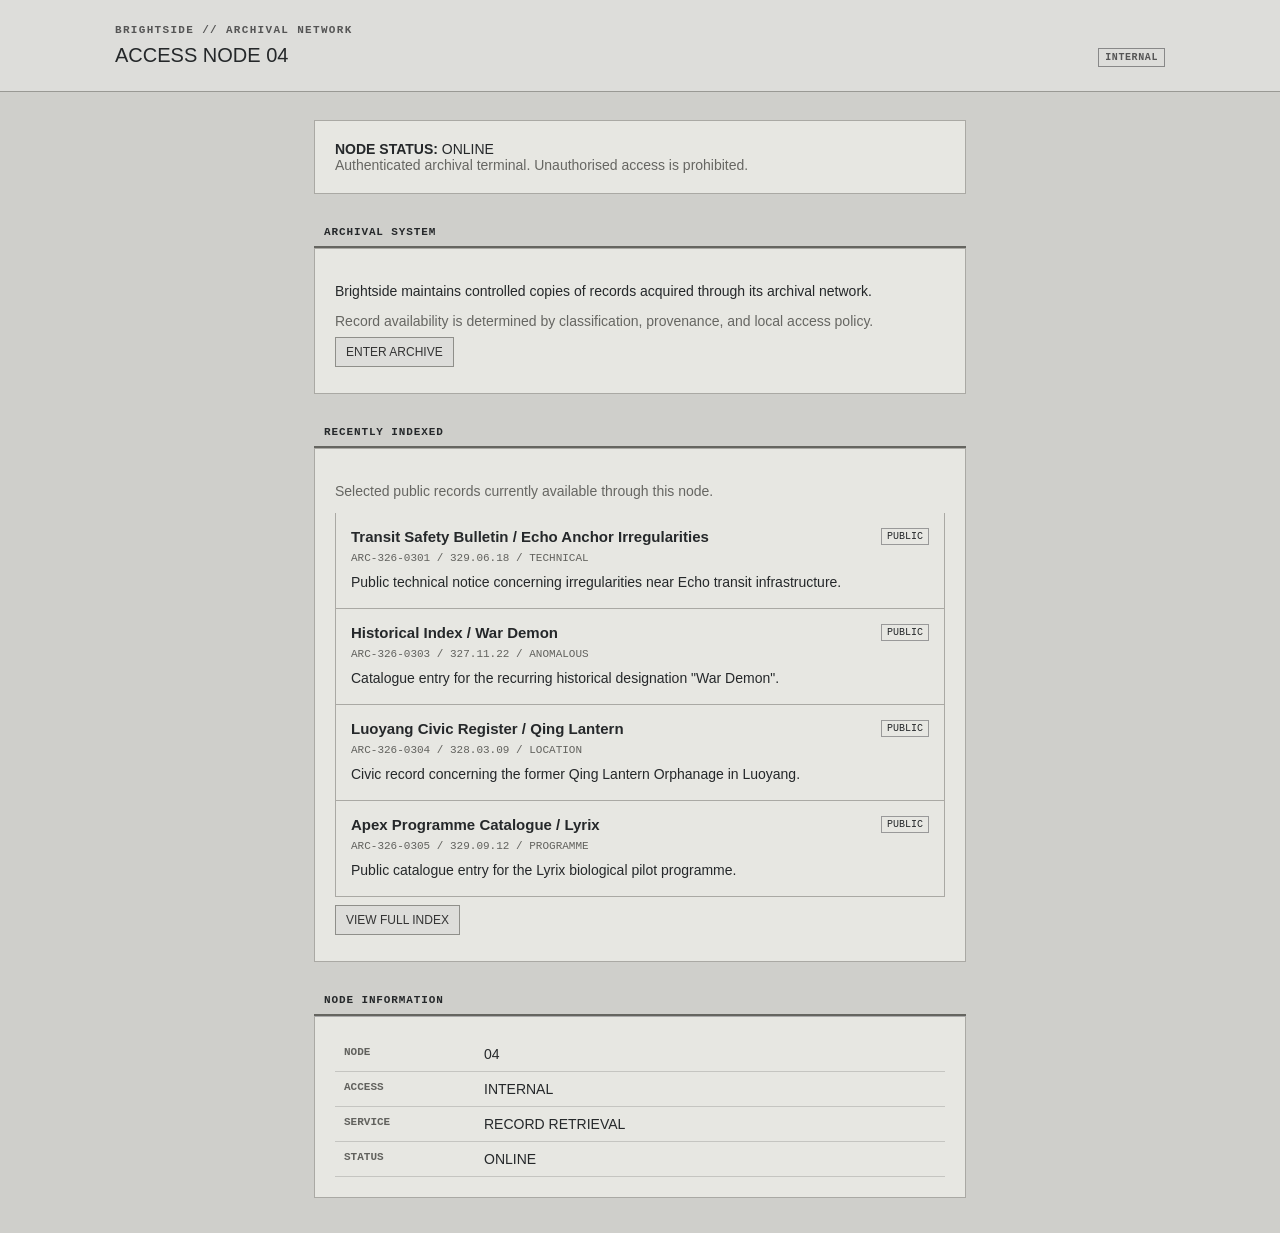
<file: index.html>
<!doctype html>
<html lang="en">
<head>
<meta charset="utf-8">
<meta name="viewport" content="width=device-width,initial-scale=1">
<title>Brightside Archive Node</title>
<link rel="stylesheet" href="css/brightside.css">
</head>
<body>
<header class="masthead">
  <div><div class="eyebrow">BRIGHTSIDE // ARCHIVAL NETWORK</div><h1>ACCESS NODE 04</h1></div>
  <span class="classification">INTERNAL</span>
</header>
<main class="page narrow">
  <section class="notice">
    <strong>NODE STATUS:</strong> ONLINE<br>
    <span>Authenticated archival terminal. Unauthorised access is prohibited.</span>
  </section>
  <section>
    <div class="section-head"><span>ARCHIVAL SYSTEM</span></div>
    <div class="paper">
      <p>Brightside maintains controlled copies of records acquired through its archival network.</p>
      <p class="muted">Record availability is determined by classification, provenance, and local access policy.</p>
      <p><a class="button" href="archive.html">ENTER ARCHIVE</a></p>
    </div>
  </section>
  <section>
    <div class="section-head"><span>RECENTLY INDEXED</span></div>
    <div class="paper">
      <p class="muted">Selected public records currently available through this node.</p>
      <div class="results">
        <a class="result" href="record.html?id=ARC-326-0301"><span class="status">PUBLIC</span><h3>Transit Safety Bulletin / Echo Anchor Irregularities</h3><div class="meta">ARC-326-0301 / 329.06.18 / TECHNICAL</div><p class="summary">Public technical notice concerning irregularities near Echo transit infrastructure.</p></a>
        <a class="result" href="record.html?id=ARC-326-0303"><span class="status">PUBLIC</span><h3>Historical Index / War Demon</h3><div class="meta">ARC-326-0303 / 327.11.22 / ANOMALOUS</div><p class="summary">Catalogue entry for the recurring historical designation "War Demon".</p></a>
        <a class="result" href="record.html?id=ARC-326-0304"><span class="status">PUBLIC</span><h3>Luoyang Civic Register / Qing Lantern</h3><div class="meta">ARC-326-0304 / 328.03.09 / LOCATION</div><p class="summary">Civic record concerning the former Qing Lantern Orphanage in Luoyang.</p></a>
        <a class="result" href="record.html?id=ARC-326-0305"><span class="status">PUBLIC</span><h3>Apex Programme Catalogue / Lyrix</h3><div class="meta">ARC-326-0305 / 329.09.12 / PROGRAMME</div><p class="summary">Public catalogue entry for the Lyrix biological pilot programme.</p></a>
      </div>
      <p><a class="button" href="archive.html">VIEW FULL INDEX</a></p>
    </div>
  </section>
  <section>
    <div class="section-head"><span>NODE INFORMATION</span></div>
    <div class="paper record-meta">
      <div>NODE</div><div>04</div>
      <div>ACCESS</div><div>INTERNAL</div>
      <div>SERVICE</div><div>RECORD RETRIEVAL</div>
      <div>STATUS</div><div>ONLINE</div>
    </div>
  </section>
</main>
</body>
</html>
</file>
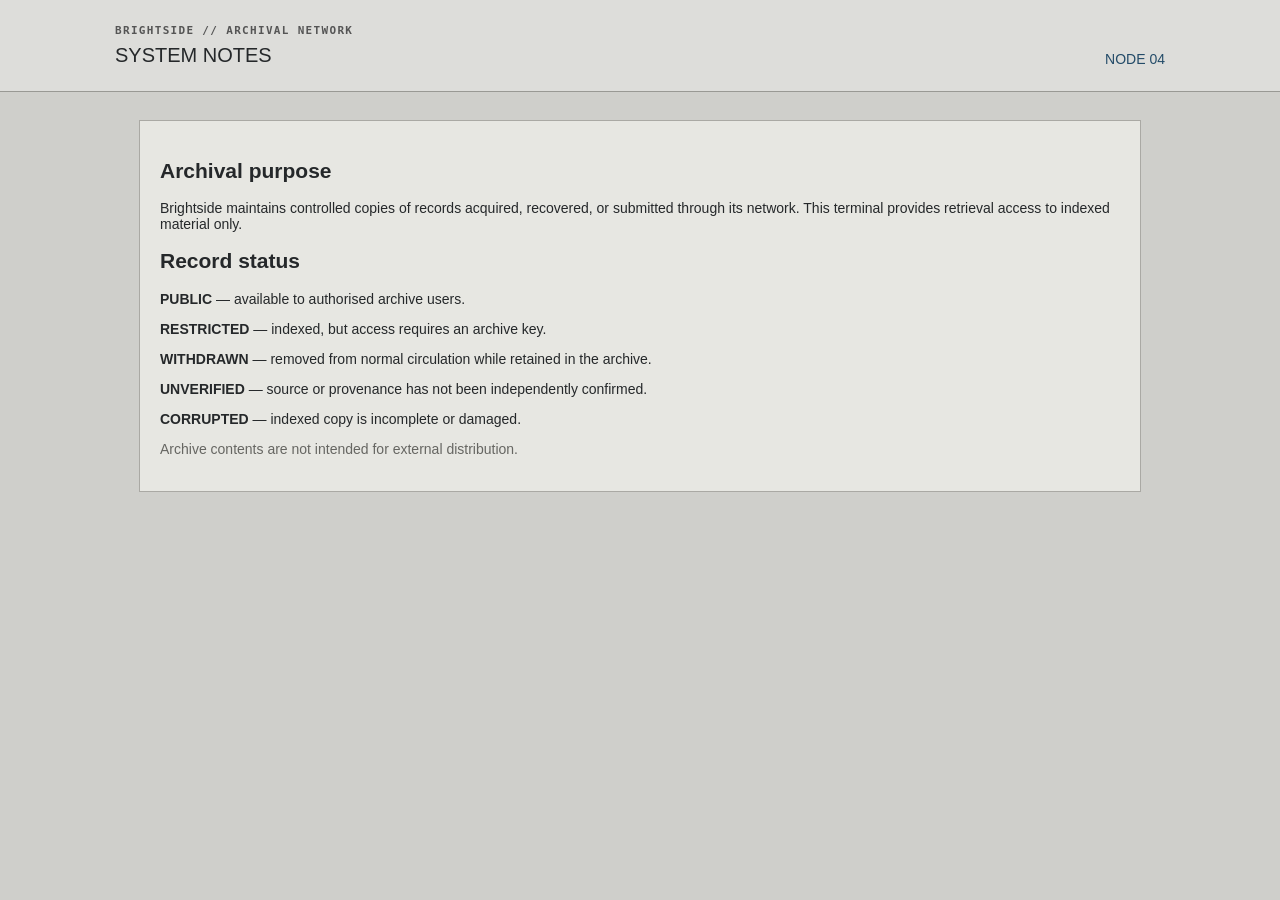
<file: about.html>
<!doctype html>
<html lang="en">
<head><meta charset="utf-8"><meta name="viewport" content="width=device-width,initial-scale=1"><title>System | Brightside</title><link rel="stylesheet" href="css/brightside.css"></head>
<body>
<header class="masthead"><div><div class="eyebrow">BRIGHTSIDE // ARCHIVAL NETWORK</div><h1>SYSTEM NOTES</h1></div><a href="index.html">NODE 04</a></header>
<main class="page">
<section class="paper">
<h2>Archival purpose</h2>
<p>Brightside maintains controlled copies of records acquired, recovered, or submitted through its network. This terminal provides retrieval access to indexed material only.</p>
<h2>Record status</h2>
<p><strong>PUBLIC</strong> — available to authorised archive users.</p>
<p><strong>RESTRICTED</strong> — indexed, but access requires an archive key.</p>
<p><strong>WITHDRAWN</strong> — removed from normal circulation while retained in the archive.</p>
<p><strong>UNVERIFIED</strong> — source or provenance has not been independently confirmed.</p>
<p><strong>CORRUPTED</strong> — indexed copy is incomplete or damaged.</p>
<p class="muted">Archive contents are not intended for external distribution.</p>
</section>
</main>
</body>
</html>
</file>
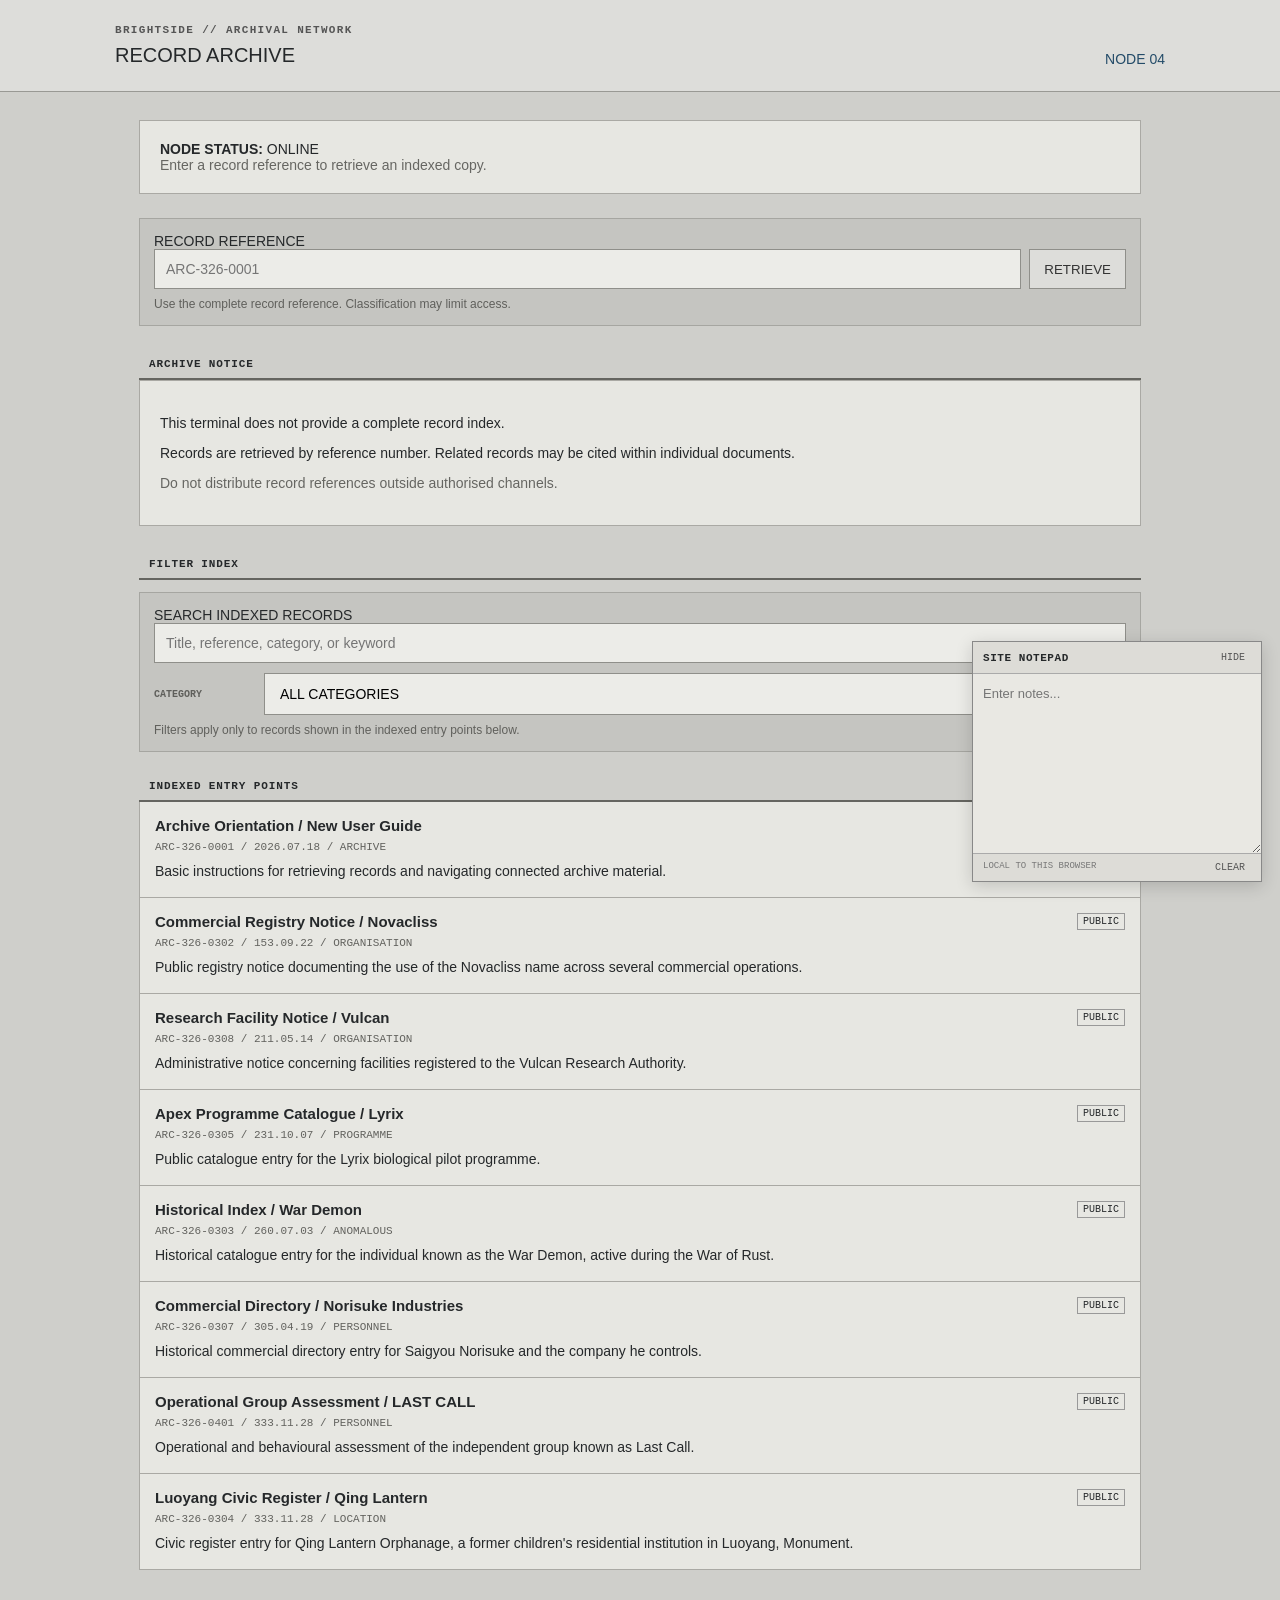
<file: archive.html>
<!doctype html>
<html lang="en">
<head>
<meta charset="utf-8">
<meta name="viewport" content="width=device-width,initial-scale=1">
<title>Archive | Brightside</title>
<link rel="stylesheet" href="css/brightside.css">
</head>
<body>
<header class="masthead">
  <div><div class="eyebrow">BRIGHTSIDE // ARCHIVAL NETWORK</div><h1>RECORD ARCHIVE</h1></div>
  <a href="index.html">NODE 04</a>
</header>
<main class="page">
  <section class="notice">
    <strong>NODE STATUS:</strong> ONLINE<br>
    <span>Enter a record reference to retrieve an indexed copy.</span>
  </section>
  <section class="controls lookup">
    <label for="search">RECORD REFERENCE</label>
    <div class="lookup-row">
      <input id="search" type="search" aria-label="Record reference" autocomplete="off" placeholder="ARC-326-0001">
      <button id="lookup" type="button">RETRIEVE</button>
    </div>
    <p class="hint">Use the complete record reference. Classification may limit access.</p>
  </section>
  <section>
    <div class="section-head"><span>ARCHIVE NOTICE</span></div>
    <div class="paper">
      <p>This terminal does not provide a complete record index.</p>
      <p>Records are retrieved by reference number. Related records may be cited within individual documents.</p>
      <p class="muted">Do not distribute record references outside authorised channels.</p>
    </div>
  </section>
  <section>
    <div class="section-head"><span>FILTER INDEX</span></div>
    <div class="controls filter-controls">
      <label for="archive-filter">SEARCH INDEXED RECORDS</label>
      <input id="archive-filter" type="search" aria-label="Search indexed records" autocomplete="off" placeholder="Title, reference, category, or keyword">
      <div class="filter-row">
        <label for="category-filter">CATEGORY</label>
        <select id="category-filter" aria-label="Filter by category">
          <option value="">ALL CATEGORIES</option>
        </select>
      </div>
      <p class="hint">Filters apply only to records shown in the indexed entry points below.</p>
    </div>
  </section>
  <section>
    <div class="section-head"><span>INDEXED ENTRY POINTS</span></div>
    <div id="public-records" class="results"></div>
  </section>
  <section id="results" class="results"></section>
</main>
<aside class="notepad" id="notepad">
  <div class="notepad-head"><strong>SITE NOTEPAD</strong><button id="notepad-toggle" type="button" aria-expanded="true">HIDE</button></div>
  <textarea id="notepad-text" aria-label="Site notepad" placeholder="Enter notes..."></textarea>
  <div class="notepad-foot"><span>LOCAL TO THIS BROWSER</span><button id="notepad-clear" type="button">CLEAR</button></div>
</aside>
<script src="js/archive.js"></script>
</body>
</html>
</file>
<file: css/brightside.css>
*{box-sizing:border-box}body{margin:0;background:#cfcfcb;color:#25282a;font-family:Arial,Helvetica,sans-serif;font-size:14px}.masthead{background:#ddddda;border-bottom:1px solid #999994;padding:24px max(24px,calc((100% - 1050px)/2));display:flex;justify-content:space-between;align-items:end}.masthead a,a{color:#234b68;text-decoration:none}.masthead a:hover,a:hover{text-decoration:underline}.eyebrow{font:700 11px/1.2 monospace;letter-spacing:.12em;color:#555}.classification{border:1px solid #888;padding:3px 6px;font:700 10px monospace;letter-spacing:.06em;color:#555}.masthead h1{font-size:20px;font-weight:500;margin:7px 0 0}.page{max-width:1050px;margin:28px auto;padding:0 24px}.narrow{max-width:700px}.notice,.paper{background:#e7e7e2;border:1px solid #aaa9a4;padding:20px;margin-bottom:24px}.notice span,.muted{color:#666662}.hint{font-size:12px;color:#60605c;margin:8px 0 0}.controls{background:#c5c5c1;border:1px solid #a6a6a1;padding:14px;margin-bottom:24px}.controls input,.controls select{width:100%;padding:11px;border:1px solid #8f8f8a;background:#ecece8;font:14px Arial}.filters{display:flex;gap:7px;flex-wrap:wrap;margin-top:10px}.filters button,.button{border:1px solid #8f8f8a;background:#ddddda;padding:7px 10px;color:#333;cursor:pointer;text-decoration:none;font-size:12px}.filters button.active,.filters button:hover,.button:hover{background:#c9c9c5}.section-head{display:flex;justify-content:space-between;border-bottom:2px solid #656560;padding:8px 10px;font:700 11px monospace;letter-spacing:.08em}.result{display:block;background:#e7e7e2;border:1px solid #aaa9a4;border-top:0;padding:15px;color:inherit}.result:hover{background:#dcdcd8;text-decoration:none}.result h3{margin:0 0 7px;font-size:15px;font-weight:600}.meta{font:11px monospace;color:#62625e;margin-bottom:8px}.summary{margin:0;line-height:1.5}.status{float:right;border:1px solid #999;padding:2px 5px;font:10px monospace}.record-meta{display:grid;grid-template-columns:140px 1fr;border-top:1px solid #aaa}.record-meta div{padding:9px;border-bottom:1px solid #c5c5c1}.record-meta div:nth-child(odd){font:700 11px monospace;color:#62625e}.record-body{margin-top:24px;white-space:pre-wrap;line-height:1.6}.error{border-left:4px solid #70706c}.filter-controls{margin:12px 0 20px}.filter-row{display:grid;grid-template-columns:100px 1fr;gap:10px;align-items:center;margin-top:10px}.filter-row label{font:700 10px monospace;color:#5f5f5b}.lookup-row{display:flex;gap:8px}.lookup-row input{flex:1}.lookup-row button{border:1px solid #8f8f8a;background:#ddddda;padding:7px 14px;color:#333;cursor:pointer}.lookup-row button:hover{background:#c9c9c5}.persistent-tools{margin-bottom:18px}.compact-result{margin-top:8px;border:1px solid #aaa9a4}.compact-result strong{font-size:13px}.lookup-error{margin-top:8px;font:10px monospace;color:#777}.related{margin-top:28px;border-top:1px solid #aaa;padding-top:14px}.related h2{font:700 11px monospace;letter-spacing:.08em;margin:0 0 8px}.related ul{list-style:none;padding:0;margin:0}.related li{border-top:1px solid #c5c5c1}.related-link{display:block;padding:10px 8px;color:inherit}.related-link:hover{background:#dcdcd8;text-decoration:none}.related-link strong{display:block;font-size:13px;font-weight:600;color:#234b68}.related-meta{display:block;margin-top:4px;font:10px monospace;color:#6a6a66}.collection-count{margin-top:9px;font:10px monospace;color:#666;text-transform:uppercase}.collection-result h3{padding-right:90px}.related-topline{display:flex;justify-content:space-between;gap:12px;align-items:start}.related-status{border:1px solid #999;padding:2px 5px;font:10px monospace;color:#555;white-space:nowrap}.record-images{margin-top:28px}.archive-image{margin:0 0 24px;border:1px solid #aaa9a4;background:#ddddda}.archive-image img{display:block;max-width:100%;height:auto;margin:auto}.archive-image figcaption{padding:10px 12px;border-top:1px solid #aaa;font:700 11px monospace;color:#555}.archive-image figcaption small{display:block;margin-top:5px;font:12px Arial;color:#666}.metadata-button{display:block;margin-top:10px;border:1px solid #8f8f8a;background:#ddddda;padding:6px 9px;font:10px monospace;cursor:pointer}.metadata-button:hover{background:#c9c9c5}.image-metadata{margin-top:10px;border-top:1px solid #aaa}.image-meta-row{display:grid;grid-template-columns:180px 1fr;border-bottom:1px solid #c5c5c1;padding:6px 0;font:10px monospace}.image-meta-row span{color:#666}.image-meta-row strong{font-weight:400;word-break:break-word}.previous-record{margin:-4px 0 18px;border-bottom:1px solid #aaa;padding-bottom:12px}.previous-record a{display:block;color:inherit;text-decoration:none}.previous-record a:hover{background:#dcdcd8;text-decoration:none}.previous-record span{display:block;font:700 10px monospace;letter-spacing:.06em;color:#666;margin-bottom:3px}.previous-record strong{display:block;font-size:12px;font-weight:600;color:#234b68}.previous-record small{display:block;margin-top:3px;font:10px monospace;color:#777}.notepad{position:fixed;right:18px;bottom:18px;width:290px;background:#dddcd7;border:1px solid #888;padding:0;box-shadow:0 4px 16px rgba(0,0,0,.16);z-index:20}.notepad-head{display:flex;justify-content:space-between;align-items:center;padding:9px 10px;border-bottom:1px solid #aaa;font:11px monospace;letter-spacing:.05em}.notepad-head button,.notepad-foot button{border:0;background:none;font:10px monospace;color:#555;cursor:pointer}.notepad textarea{display:block;width:100%;height:180px;resize:vertical;border:0;border-bottom:1px solid #aaa;background:#e9e8e3;padding:10px;font:13px/1.5 Arial;color:#25282a;outline:none}.notepad-foot{display:flex;justify-content:space-between;padding:7px 10px;font:9px monospace;color:#777}.notepad-foot button:hover,.notepad-head button:hover{text-decoration:underline}@media(max-width:650px){.masthead{align-items:start;gap:15px}.record-meta{grid-template-columns:1fr}.record-meta div:nth-child(odd){border-bottom:0;padding-bottom:2px}.record-meta div:nth-child(even){padding-top:2px}.filter-row{grid-template-columns:1fr}.lookup-row{flex-direction:column}.notepad{right:10px;bottom:10px;width:calc(100% - 20px)}}@media(min-width:651px){.image-meta-row{grid-template-columns:180px 1fr}}
</file>
